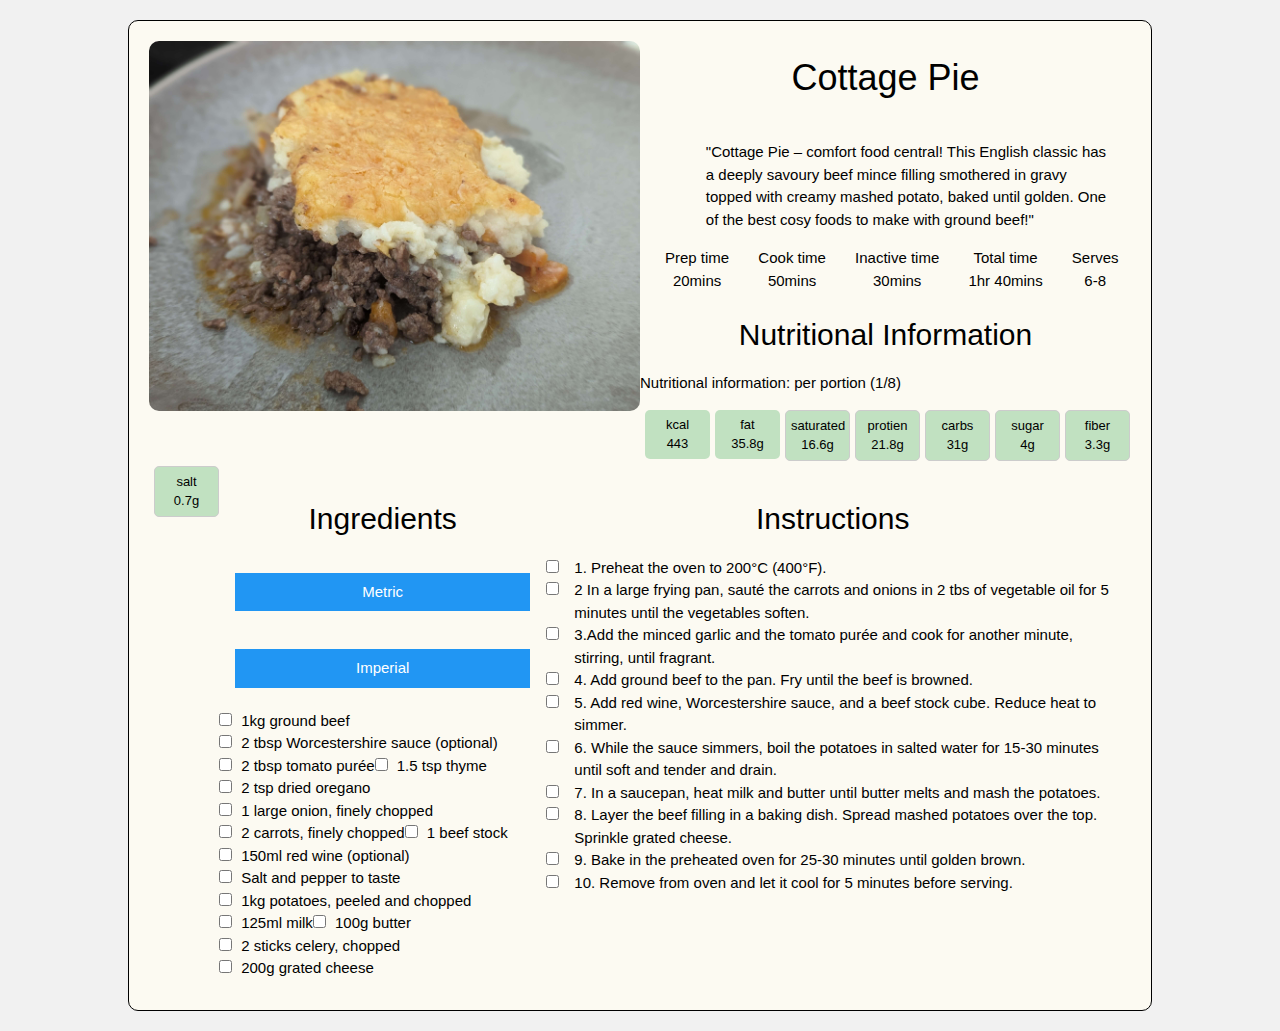
<file: recipe/easy-traditional-cottage-pie.html>
<!DOCTYPE html>
<html lang="en">
<head>
    <meta charset="UTF-8">
    <meta name="description" content="Cottage pie recipe by Xavi Jenkins">
    <meta name="author" content="Xavi Jenkins">
    <meta name="viewport" content="width=device-width, initial-scale=1.0">
    <title>Cottage Pie Recipe</title>
    <link rel="stylesheet" href="https://www.w3schools.com/w3css/4/w3.css">
    <link rel="stylesheet" href="styles.css">
</head>
<body class="w3-light-grey">
<main class="container">
    <img class="w3-col s12 m12 l6 recipe-image" src="cottage-pie.jpeg" alt="Cottage Pie" class="recipe-image" loading="lazy">
	    <header>
        <h1>Cottage Pie</h1>
    </header>
   <P class="w3-col s10 l5 w3-margin" style="float: right; margin: auto;">"Cottage Pie – comfort food central! This English classic has a deeply savoury beef mince filling smothered in gravy topped with creamy mashed potato, baked until golden. One of the best cosy foods to make with ground beef!"</P>
    <section class="recipe-details">
        <ul class="recipe-info">
	    <li>Prep time<br> 20mins</li>
            <li>Cook time<br> 50mins</li>
	    <li>Inactive time<br> 30mins</li>
            <li>Total time<br> 1hr 40mins</li>
            <li>Serves<br> 6-8</li>
        </ul>
        <h2>Nutritional Information</h2>
        <section class="nutritional-info">
            <p>Nutritional information: per portion (1/8) </p>
            <ul>
                <li class="w3-border-black">kcal <br>443</li>
                <li class="w3-border-black">fat <br>35.8g</li>
                <li class="w3-border">saturated 16.6g</li>
                <li class="w3-border">protien 21.8g</li>
                <li class="w3-border">carbs 31g</li>
                <li class="w3-border">sugar <br>4g</li>
                <li class="w3-border">fiber 3.3g</li>
                <li class="w3-border">salt <br>0.7g</li>
            </ul>
        </section>
    <section class="ingredients w3-col m4 s10">
        <h2>Ingredients</h2>
       <button class="w3-margin w3-button w3-blue btn-metric">Metric</button>
       <button class="w3-margin w3-button w3-blue btn-imperial">Imperial</button>
 
        <ul>
            <li class="metric"><input type="checkbox" id="ingredient1-metric"> <label for="ingredient1-metric">1kg ground beef</label></li>
            <li class="metric"><input type="checkbox" id="ingredient2-metric"> <label for="ingredient2-metric">2 tbsp Worcestershire sauce (optional)</label></li>
            <li class="metric"><input type="checkbox" id="ingredient3-metric"> <label for="ingredient3-metric">2 tbsp tomato purée</label></li>
            <li class="metric"><input type="checkbox" id="ingredient4-metric"> <label for="ingredient4-metric">1.5 tsp thyme</label></li>
            <li class="metric"><input type="checkbox" id="ingredient5-metric"> <label for="ingredient5-metric">2 tsp dried oregano</label></li>
            <li class="metric"><input type="checkbox" id="ingredient6-metric"> <label for="ingredient6-metric">1 large onion, finely chopped</label></li>
            <li class="metric"><input type="checkbox" id="ingredient7-metric"> <label for="ingredient7-metric">2 carrots, finely chopped</label></li>
            <li class="metric"><input type="checkbox" id="ingredient9-metric"> <label for="ingredient9-metric">1 beef stock</label></li>
            <li class="metric"><input type="checkbox" id="ingredient10-metric"> <label for="ingredient10-metric">150ml red wine (optional)</label></li>
            <li class="metric"><input type="checkbox" id="ingredient12-metric"> <label for="ingredient12-metric">Salt and pepper to taste</label></li>
            <li class="metric"><input type="checkbox" id="ingredient13-metric"> <label for="ingredient13-metric">1kg potatoes, peeled and chopped</label></li>
            <li class="metric"><input type="checkbox" id="ingredient14-metric"> <label for="ingredient14-metric">125ml milk</label></li>
            <li class="metric"><input type="checkbox" id="ingredient15-metric"> <label for="ingredient15-metric">100g butter</label></li>
	    <li class="metric"><input type="checkbox" id="ingredient16-metric"> <label for="ingredient16-metric">2 sticks celery, chopped</label></li>
	    <li class="metric"><input type="checkbox" id="ingredient16-metric"> <label for="ingredient16-metric">200g grated cheese</label></li>

           
            <li class="imperial"><input type="checkbox" id="ingredient1-imperial"> <label for="ingredient1-imperial">2.2 lbs ground beef</label></li>
            <li class="imperial"><input type="checkbox" id="ingredient2-imperial"> <label for="ingredient2-imperial">2 tbsp Worcestershire sauce (optional)</label></li>
            <li class="imperial"><input type="checkbox" id="ingredient3-imperial"> <label for="ingredient3-imperial">2 tbsp tomato paste</label></li>
            <li class="imperial"><input type="checkbox" id="ingredient4-imperial"> <label for="ingredient4-imperial">1.5 tsp thyme</label></li>
            <li class="imperial"><input type="checkbox" id="ingredient5-imperial"> <label for="ingredient5-imperial">2 tsp dried oregano</label></li>
            <li class="imperial"><input type="checkbox" id="ingredient6-imperial"> <label for="ingredient6-imperial">1 large onion, finely chopped</label></li>
            <li class="imperial"><input type="checkbox" id="ingredient7-imperial"> <label for="ingredient7-imperial">2 carrots, finely chopped</label></li>
            <li class="imperial"><input type="checkbox" id="ingredient8-imperial"> <label for="ingredient8-imperial">2 sticks celery</label></li>
            <li class="imperial"><input type="checkbox" id="ingredient9-imperial"> <label for="ingredient9-imperial">1 beef stock cube</label></li>
            <li class="imperial"><input type="checkbox" id="ingredient10-imperial"> <label for="ingredient10-imperial">2/3 cup red wine (optional)</label></li>
            <li class="imperial"><input type="checkbox" id="ingredient11-imperial"> <label for="ingredient11-imperial">2 tbsp tomato purée</label></li>
            <li class="imperial"><input type="checkbox" id="ingredient12-imperial"> <label for="ingredient12-imperial">Salt and pepper to taste</label></li>
            <li class="imperial"><input type="checkbox" id="ingredient13-imperial"> <label for="ingredient13-imperial">2.2 lbs potatoes, peeled and chopped</label></li>
            <li class="imperial"><input type="checkbox" id="ingredient14-imperial"> <label for="ingredient14-imperial">1/2 cup milk</label></li>
            <li class="imperial"><input type="checkbox" id="ingredient15-imperial"> <label for="ingredient15-imperial">3.5 oz butter</label></li>
	    <li class="imperial"><input type="checkbox" id="ingredient15-imperial"> <label for="ingredient15-imperial">7 oz grated cheese</label></li>
	    <li class="imperial"><input type="checkbox" id="ingredient16-imperial"> <label for="ingredient16-imperial">2 sticks celery, chopped</label></li>
        </ul>
    </section>
    <section class="instructions w3-col m7 s10">
        <h2>Instructions</h2>
        <ul>
                <li><input type="checkbox" id="step1"> <label for="step1">1. Preheat the oven to 200°C (400°F).</label></li>
                <li><input type="checkbox" id="step2"> <label for="step2">2 In a large frying pan, sauté the carrots and onions in 2 tbs of vegetable oil for 5 minutes until the vegetables soften.</label></li>
		<li><input type="checkbox" id="step3"> <label for="step3">3.Add the minced garlic and the tomato purée and cook for another minute, stirring, until fragrant.</label></li>
                <li><input type="checkbox" id="step4"> <label for="step4">4. Add ground beef to the pan. Fry until the beef is browned.</label></li>
                <li><input type="checkbox" id="step5"> <label for="step5">5. Add red wine, Worcestershire sauce, and a beef stock cube. Reduce heat to simmer.</label></li>
                <li><input type="checkbox" id="step6"> <label for="step6">6. While the sauce simmers, boil the potatoes in salted water for 15-30 minutes until soft and tender and drain.</label></li>
                <li><input type="checkbox" id="step7"> <label for="step7">7. In a saucepan, heat milk and butter until butter melts and mash the potatoes.</label></li>
                <li><input type="checkbox" id="step8"> <label for="step8">8. Layer the beef filling in a baking dish. Spread mashed potatoes over the top. Sprinkle grated cheese.</label></li>
                <li><input type="checkbox" id="step9"> <label for="step9">9. Bake in the preheated oven for 25-30 minutes until golden brown.</label></li>
                <li><input type="checkbox" id="step10"> <label for="step10">10. Remove from oven and let it cool for 5 minutes before serving.</label></li>
        </ul>
    </section>
	</main>
<script src="script.js"></script>
</body>
</html>
</file>
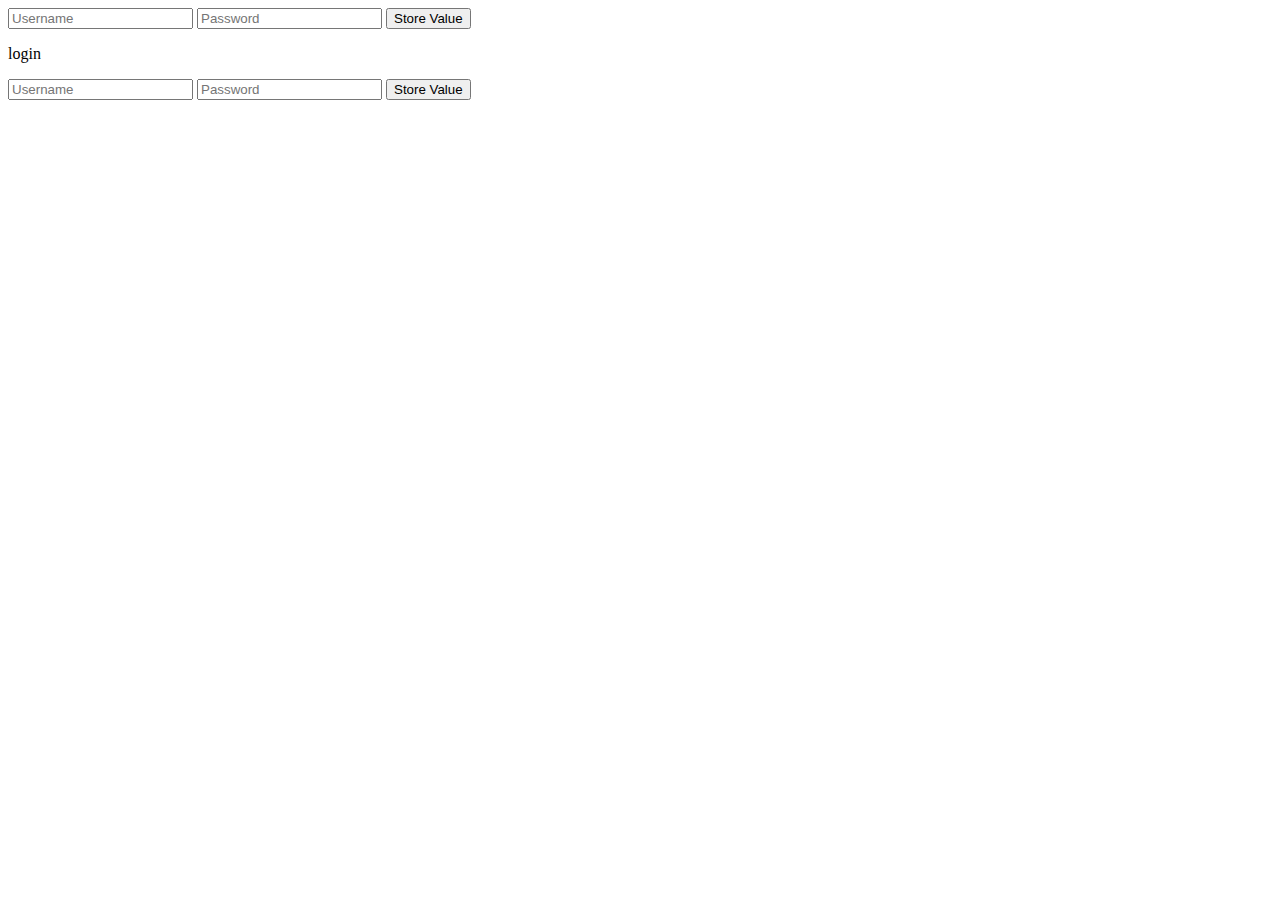
<file: recipe/login-page.html>
<!DOCTYPE html>
<html>
<head>
<input type="text" id="username" placeholder="Username">
<input type="password" id="password" placeholder="Password">
<button onclick="storeValue()">Store Value</button>
<p>login</p>
<input type="text" id="user" placeholder="Username">
<input type="password" id="pass" placeholder="Password">
<button onclick="storeValue1()">Store Value</button>
</head>
</html>
</file>
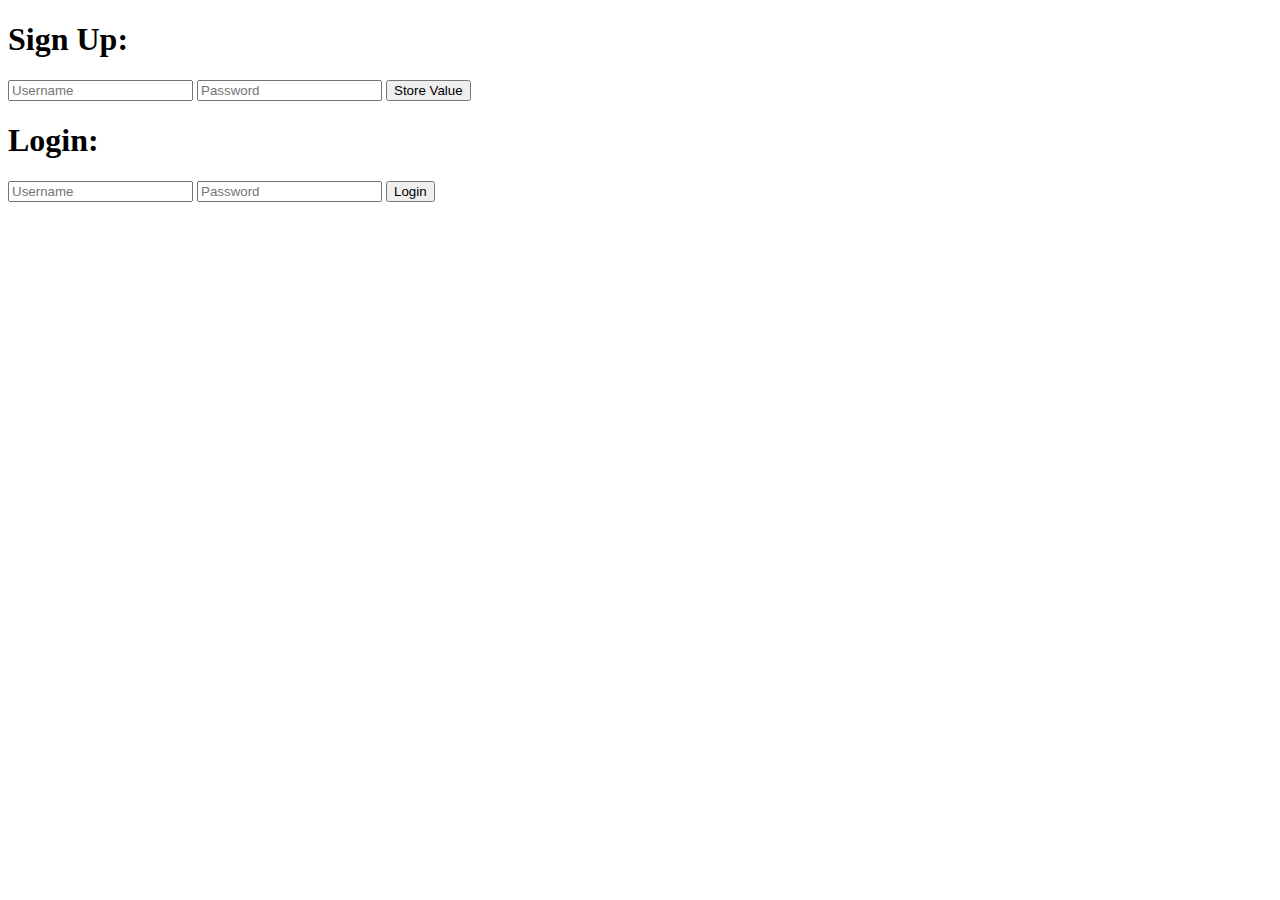
<file: recipe/login.html>
<!DOCTYPE html>
<html lang="en">
<head>
    <meta charset="UTF-8">
    <meta name="viewport" content="width=device-width, initial-scale=1.0">
    <title>User Registration and Login</title>
</head>
<body>
    <h1>Sign Up:</h1>
    <input type="text" id="username" placeholder="Username">
    <input type="password" id="password" placeholder="Password">
    <button onclick="storeValue()">Store Value</button>

    <h1>Login:</h1>
    <input type="text" id="user" placeholder="Username">
    <input type="password" id="pass" placeholder="Password">
    <button onclick="storeValue1()">Login</button>

    <!-- # modified: Added script to include JavaScript file -->
    <script src="script.js"></script>
    <script>
        function storeValue() {
            const username = document.getElementById('username').value;
            const password = document.getElementById('password').value;

            // # modified: Call storeValue function from script.js
            storeValue(username, password);
        }

        function storeValue1() {
            const user = document.getElementById('user').value;
            const pass = document.getElementById('pass').value;

            // # modified: Call authenticateUser function from script.js
            authenticateUser(user, pass, (err, row) => {
                if (err) {
                    console.error('Error:', err);
                } else if (row) {
                    console.log('User authenticated successfully:', row);
                } else {
                    console.log('Invalid username or password');
                }
            });
        }
    </script>
</body>
</html>
</file>
<file: recipe/styles.css>
body {
    font-family: Arial, sans-serif;
    background-color: #f8f8f8;
    margin: 0;
    padding: 0;
}

.container {
    width: 80%;
    margin: 20px auto;
    padding: 20px;
    background-color: rgb(252, 250, 242);
    border: 1px solid black;
    border-radius: 10px;
    overflow: hidden;
	min-height: 100%;
}

ul {
    list-style-type: none;
    padding: 0;
    margin: 0;
}


header, footer {
    text-align: center;
    margin-bottom: 20px;
    width: 100%;
}

.recipe-image {
    display: block;
    margin: 0 auto;
    width: 90%;
    height: auto;
    border-radius: 10px;
}

.recipe-info ul {
    display: flex;
    flex-wrap: wrap;
    padding: auto;
    margin:auto;
    width: 90%;
    justify-content: center;
}

.recipe-info li {
    flex: 1 1 150px; 
    padding:auto;
    text-align: center;
    box-sizing: border-box;
    display: inline-flex;
    align-items: center;
    justify-content: center;
}

.nutritional-info li {
 float: left;
 background-color: rgb(193, 225, 193);
 hight: 65px;
 width: 65px;
 padding: 5px;
text-align: center;
margin-left: 5px;
margin-bottom: 5px;
border-radius: 5px;
font-size: 13px;
}
.recipe-info li:before {
    display: inline-block;
    content: '';
    margin-right: 5px;
    width: 20px;
    height: 20px;
    background-repeat: no-repeat;
    background-size: contain;
}

.recipe-details h2, .print-button {
    text-align: center;
    margin-top: 20px;
}

.print-button button {
    padding: 10px 20px;
    margin: auto;
    background-color: #007BFF;
    color: white;
    border: none;
    height: 45px;
    width: 125px;
    border-radius: 5px;
    cursor: pointer;
    transition: background-color 0.3s ease;
}

.print-button button:hover {
    background-color: #0056b3;
}

.crossed-out {
    text-decoration: line-through;
    color: black;
}

.metric {
    display: list-item;
}

.imperial {
    display: none;
}

.ingredients, .instructions {
    display: flex;
    flex-direction: column;
    gap: 6px;
    margin: 10px auto;
    padding: 0;
}

.ingredients li, .instructions li {
    display: flex;
    align-items: flex-start;
    gap: 10px;
	float: left;
}

.ingredients label, .instructions label {
    flex: 1;
    white-space: normal;
    margin-left: 5px;
}

.ingredients input[type="checkbox"], .instructions input[type="checkbox"] {
    flex-shrink: 0;
    margin-top: 3px;
}

.btn {
    display: flex;
    justify-content: left;
    gap: 10px;
    height: 40px;  
    margin-bottom: 15px;
}

    <div class="w3-background-color-green">
	<button onclick="window.print()">Print Recipe</button>
        <p>Recipe by Xavi Jenkins</p>
    </div>
</file>
